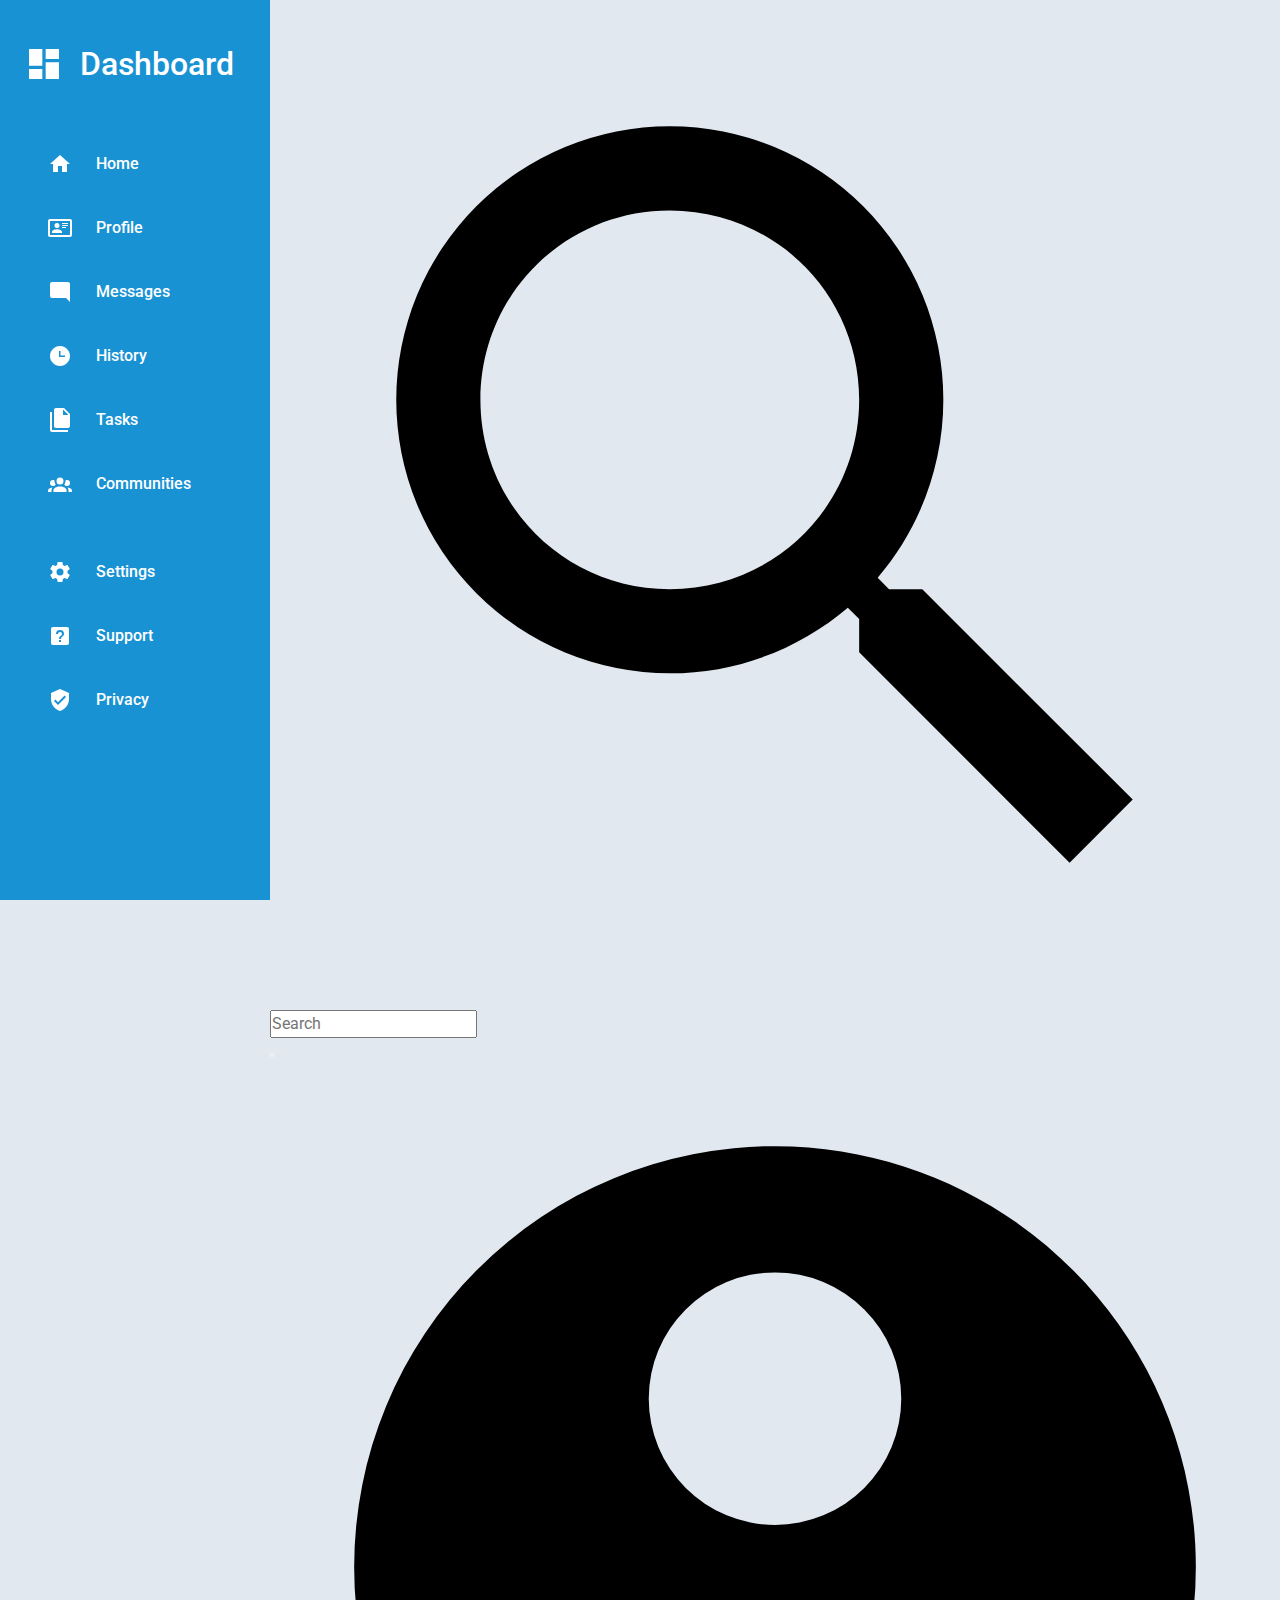
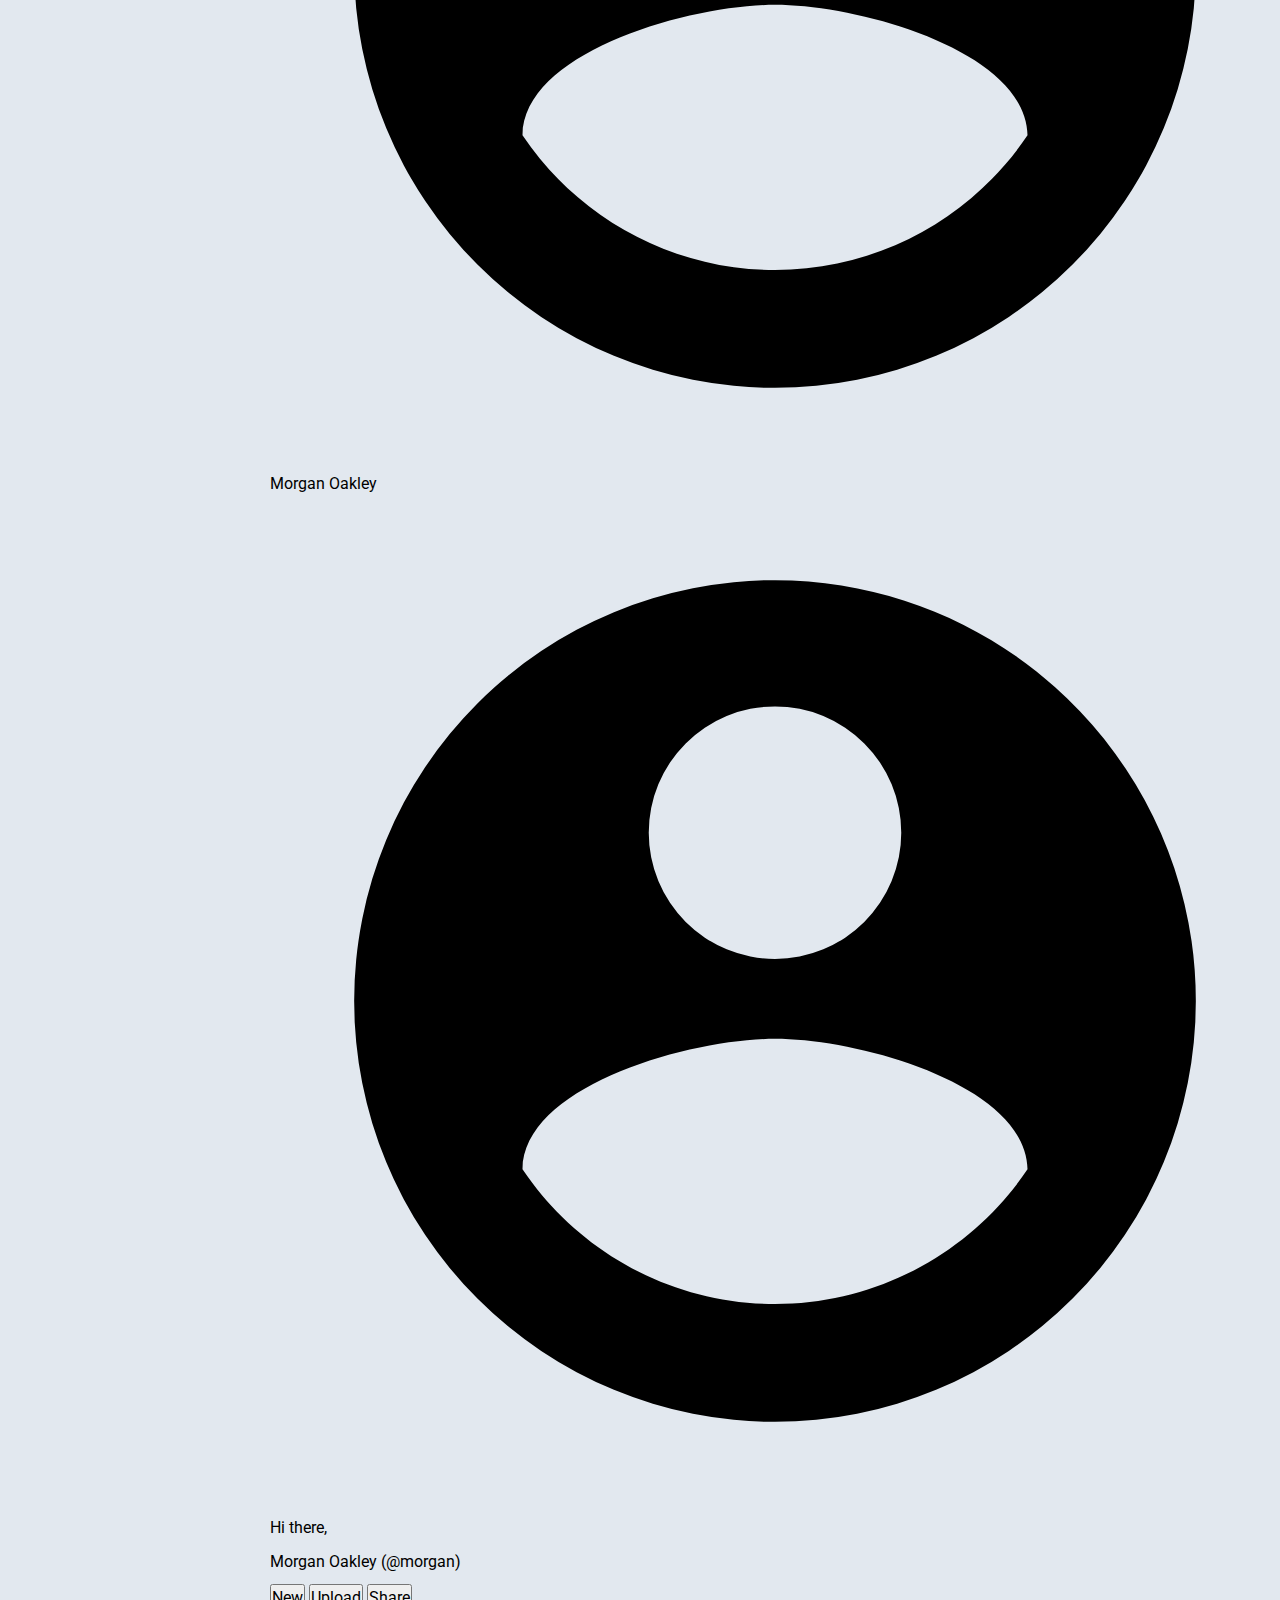
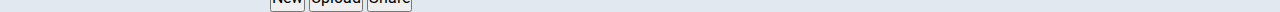
<file: index.html>
<!DOCTYPE html>
<html lang="en">
    <head>
        <meta charset="UTF-8" />
        <meta name="viewport" content="width=device-width, initial-scale=1.0" />
        <title>TOP | Admin Dashboard</title>

        <link rel="stylesheet" href="style.css" />
        <link rel="preconnect" href="https://fonts.googleapis.com" />
        <link rel="preconnect" href="https://fonts.gstatic.com" crossorigin />
        <link
            href="https://fonts.googleapis.com/css2?family=Roboto:ital,wght@0,100..900;1,100..900&display=swap"
            rel="stylesheet"
        />
    </head>
    <body>
        <!-- Sidebar Column -->
        <aside class="sidebar">
            <div class="sidebar-header">
                <img src="icons/dashboard.svg" class="nav-icon" alt="" />
                <h1>Dashboard</h1>
            </div>

            <nav class="sidebar-nav">
                <ol role="list">
                    <li>
                        <a href="#">
                            <img src="icons/home.svg" class="nav-icon" alt="" />
                            Home
                        </a>
                    </li>
                    <li>
                        <a href="#">
                            <img
                                src="icons/profile.svg"
                                class="nav-icon"
                                alt=""
                            />
                            Profile
                        </a>
                    </li>
                    <li>
                        <a href="#">
                            <img
                                src="icons/messages.svg"
                                class="nav-icon"
                                alt=""
                            />
                            Messages</a
                        >
                    </li>
                    <li>
                        <a href="#">
                            <img
                                src="icons/history.svg"
                                class="nav-icon"
                                alt=""
                            />
                            History</a
                        >
                    </li>
                    <li>
                        <a href="#">
                            <img
                                src="icons/tasks.svg"
                                class="nav-icon"
                                alt=""
                            />
                            Tasks</a
                        >
                    </li>
                    <li>
                        <a href="#">
                            <img
                                src="icons/communities.svg"
                                class="nav-icon"
                                alt=""
                            />
                            Communities</a
                        >
                    </li>
                </ol>
                <ol role="list">
                    <li>
                        <a href="#">
                            <img
                                src="icons/settings.svg"
                                class="nav-icon"
                                alt=""
                            />
                            Settings</a
                        >
                    </li>
                    <li>
                        <a href="#">
                            <img
                                src="icons/support.svg"
                                class="nav-icon"
                                alt=""
                            />
                            Support</a
                        >
                    </li>
                    <li>
                        <a href="#">
                            <img
                                src="icons/privacy.svg"
                                class="nav-icon"
                                alt=""
                            />
                            Privacy</a
                        >
                    </li>
                </ol>
            </nav>
        </aside>

        <!-- Main Content Column -->
        <main>
            <!-- Top Nav -->
            <header class="top-nav">
                <!-- Search -->
                <div class="search">
                    <img src="/icons//search.svg" class="search-icon" alt="" />
                    <input
                        type="search"
                        class="search-input"
                        placeholder="Search"
                    />
                </div>

                <!-- User -->
                <div class="user">
                    <button class="notifications-btn">
                        <img
                            src="icons/notifications.svg"
                            class="notifications-icon"
                            alt="notifications"
                        />
                    </button>
                    <div class="user-profile">
                        <img
                            src="icons/avatar.svg"
                            class="user-icon"
                            alt="user avatar"
                        />
                        <span class="user-name">Morgan Oakley</span>
                    </div>
                </div>
            </header>

            <!-- Top Welcome -->
            <section class="welcome-section">
                <div class="welcome">
                    <img src="icons/avatar.svg" class="welcome-icon" alt="" />
                    <div class="welcome-text">
                        <p>Hi there,</p>
                        <p>Morgan Oakley (@morgan)</p>
                    </div>
                </div>

                <div class="welcome-ctas">
                    <button>New</button>
                    <button>Upload</button>
                    <button>Share</button>
                </div>
            </section>
        </main>
    </body>
</html>
</file>
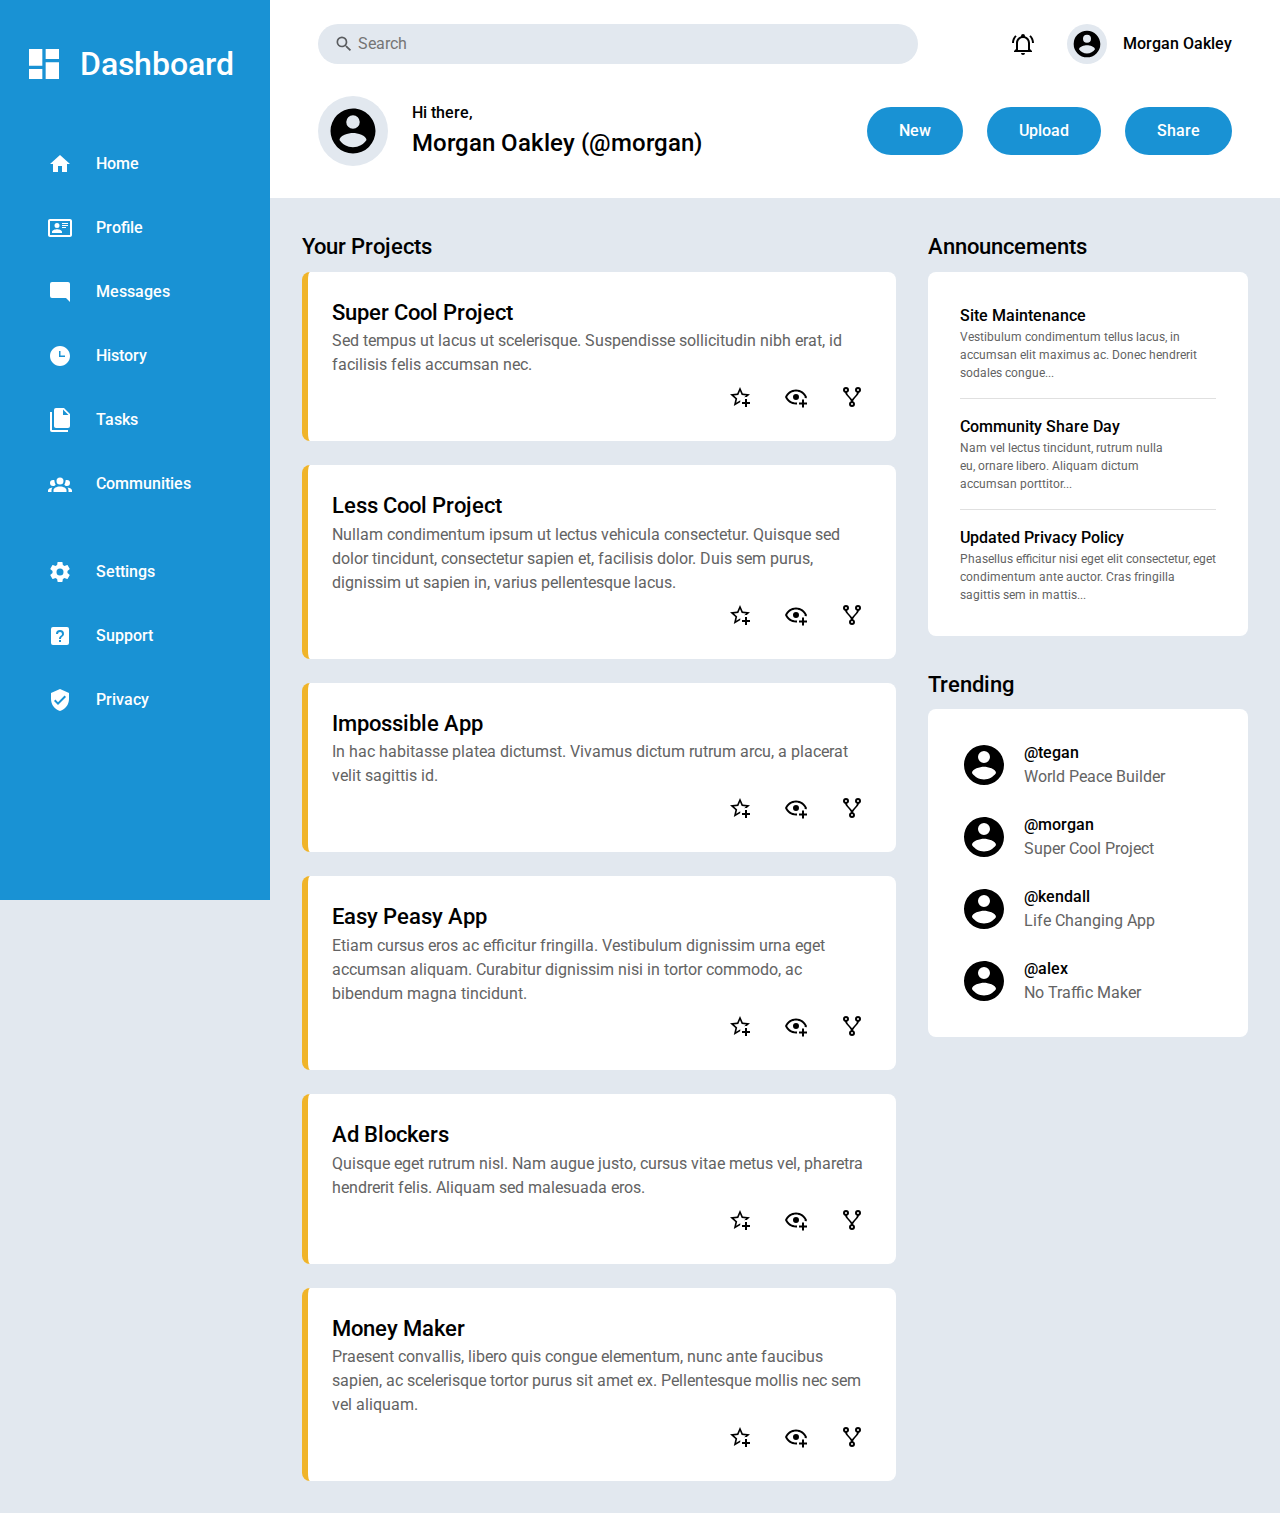
<file: admin-dashboard/index.html>
<!DOCTYPE html>
<html lang="en">
    <head>
        <meta charset="UTF-8" />
        <meta name="viewport" content="width=device-width, initial-scale=1.0" />
        <title>TOP | Admin Dashboard</title>

        <link rel="stylesheet" href="style.css" />
        <link rel="preconnect" href="https://fonts.googleapis.com" />
        <link rel="preconnect" href="https://fonts.gstatic.com" crossorigin />
        <link
            href="https://fonts.googleapis.com/css2?family=Roboto:ital,wght@0,100..900;1,100..900&display=swap"
            rel="stylesheet"
        />
    </head>
    <body>
        <!-- Sidebar Column -->
        <aside class="sidebar">
            <div class="sidebar-header">
                <img src="icons/dashboard.svg" class="nav-icon" alt="" />
                <h1>Dashboard</h1>
            </div>

            <nav class="sidebar-nav">
                <ol role="list">
                    <li>
                        <a href="#">
                            <img src="icons/home.svg" class="nav-icon" alt="" />
                            Home
                        </a>
                    </li>
                    <li>
                        <a href="#">
                            <img
                                src="icons/profile.svg"
                                class="nav-icon"
                                alt=""
                            />
                            Profile
                        </a>
                    </li>
                    <li>
                        <a href="#">
                            <img
                                src="icons/messages.svg"
                                class="nav-icon"
                                alt=""
                            />
                            Messages</a
                        >
                    </li>
                    <li>
                        <a href="#">
                            <img
                                src="icons/history.svg"
                                class="nav-icon"
                                alt=""
                            />
                            History</a
                        >
                    </li>
                    <li>
                        <a href="#">
                            <img
                                src="icons/tasks.svg"
                                class="nav-icon"
                                alt=""
                            />
                            Tasks</a
                        >
                    </li>
                    <li>
                        <a href="#">
                            <img
                                src="icons/communities.svg"
                                class="nav-icon"
                                alt=""
                            />
                            Communities</a
                        >
                    </li>
                </ol>
                <ol role="list">
                    <li>
                        <a href="#">
                            <img
                                src="icons/settings.svg"
                                class="nav-icon"
                                alt=""
                            />
                            Settings</a
                        >
                    </li>
                    <li>
                        <a href="#">
                            <img
                                src="icons/support.svg"
                                class="nav-icon"
                                alt=""
                            />
                            Support</a
                        >
                    </li>
                    <li>
                        <a href="#">
                            <img
                                src="icons/privacy.svg"
                                class="nav-icon"
                                alt=""
                            />
                            Privacy</a
                        >
                    </li>
                </ol>
            </nav>
        </aside>

        <!-- Main Content Column -->
        <main>
            <!-- Top Nav -->
            <header class="top-nav">
                <!-- Search -->
                <div class="search">
                    <img src="/icons//search.svg" class="search-icon" alt="" />
                    <input
                        type="search"
                        class="search-input"
                        placeholder="Search"
                    />
                </div>

                <!-- User -->
                <div class="user">
                    <button class="notifications-btn">
                        <img
                            src="icons/notifications.svg"
                            class="notifications-icon"
                            alt="notifications"
                        />
                    </button>
                    <div class="user-profile">
                        <img
                            src="icons/avatar.svg"
                            class="user-icon"
                            alt="user avatar"
                        />
                        <span class="user-name">Morgan Oakley</span>
                    </div>
                </div>
            </header>

            <!-- Top Welcome -->
            <section class="welcome-section">
                <div class="welcome">
                    <img src="icons/avatar.svg" class="welcome-icon" alt="" />
                    <div class="welcome-text">
                        <p>Hi there,</p>
                        <p>Morgan Oakley (@morgan)</p>
                    </div>
                </div>

                <div class="welcome-ctas">
                    <button>New</button>
                    <button>Upload</button>
                    <button>Share</button>
                </div>
            </section>

            <!-- Content Grid -->
            <div class="content-grid">
                <!-- Projects -->
                <section class="projects">
                    <h2 class="section-title">Your Projects</h2>
                    <div class="projects-grid">
                        <!-- Project Card 1 -->
                        <article class="project-card">
                            <div class="project-content">
                                <h3 class="project-title">
                                    Super Cool Project
                                </h3>
                                <p class="project-description">
                                    Sed tempus ut lacus ut scelerisque.
                                    Suspendisse sollicitudin nibh erat, id
                                    facilisis felis accumsan nec.
                                </p>
                            </div>
                            <div class="project-ctas">
                                <button class="icon-btn" aria-label="Favorite">
                                    <img
                                        src="icons/star.svg"
                                        alt="Favorite"
                                        class="cta-icon"
                                    />
                                </button>
                                <button class="icon-btn" aria-label="Watch">
                                    <img
                                        src="icons/eye.svg"
                                        alt="Watch"
                                        class="cta-icon"
                                    />
                                </button>
                                <button class="icon-btn" aria-label="Share">
                                    <img
                                        src="icons/share.svg"
                                        alt="Share"
                                        class="cta-icon"
                                    />
                                </button>
                            </div>
                        </article>
                        <!-- Project Card 2 -->
                        <article class="project-card">
                            <div class="project-content">
                                <h3 class="project-title">Less Cool Project</h3>
                                <p class="project-description">
                                    Nullam condimentum ipsum ut lectus vehicula
                                    consectetur. Quisque sed dolor tincidunt,
                                    consectetur sapien et, facilisis dolor. Duis
                                    sem purus, dignissim ut sapien in, varius
                                    pellentesque lacus.
                                </p>
                            </div>
                            <div class="project-ctas">
                                <button class="icon-btn" aria-label="Favorite">
                                    <img
                                        src="icons/star.svg"
                                        alt="Favorite"
                                        class="cta-icon"
                                    />
                                </button>
                                <button class="icon-btn" aria-label="Watch">
                                    <img
                                        src="icons/eye.svg"
                                        alt="Watch"
                                        class="cta-icon"
                                    />
                                </button>
                                <button class="icon-btn" aria-label="Share">
                                    <img
                                        src="icons/share.svg"
                                        alt="Share"
                                        class="cta-icon"
                                    />
                                </button>
                            </div>
                        </article>
                        <!-- Project Card 3 -->
                        <article class="project-card">
                            <div class="project-content">
                                <h3 class="project-title">Impossible App</h3>
                                <p class="project-description">
                                    In hac habitasse platea dictumst. Vivamus
                                    dictum rutrum arcu, a placerat velit
                                    sagittis id.
                                </p>
                            </div>
                            <div class="project-ctas">
                                <button class="icon-btn" aria-label="Favorite">
                                    <img
                                        src="icons/star.svg"
                                        alt="Favorite"
                                        class="cta-icon"
                                    />
                                </button>
                                <button class="icon-btn" aria-label="Watch">
                                    <img
                                        src="icons/eye.svg"
                                        alt="Watch"
                                        class="cta-icon"
                                    />
                                </button>
                                <button class="icon-btn" aria-label="Share">
                                    <img
                                        src="icons/share.svg"
                                        alt="Share"
                                        class="cta-icon"
                                    />
                                </button>
                            </div>
                        </article>
                        <!-- Project Card 4 -->
                        <article class="project-card">
                            <div class="project-content">
                                <h3 class="project-title">Easy Peasy App</h3>
                                <p class="project-description">
                                    Etiam cursus eros ac efficitur fringilla.
                                    Vestibulum dignissim urna eget accumsan
                                    aliquam. Curabitur dignissim nisi in tortor
                                    commodo, ac bibendum magna tincidunt.
                                </p>
                            </div>
                            <div class="project-ctas">
                                <button class="icon-btn" aria-label="Favorite">
                                    <img
                                        src="icons/star.svg"
                                        alt="Favorite"
                                        class="cta-icon"
                                    />
                                </button>
                                <button class="icon-btn" aria-label="Watch">
                                    <img
                                        src="icons/eye.svg"
                                        alt="Watch"
                                        class="cta-icon"
                                    />
                                </button>
                                <button class="icon-btn" aria-label="Share">
                                    <img
                                        src="icons/share.svg"
                                        alt="Share"
                                        class="cta-icon"
                                    />
                                </button>
                            </div>
                        </article>
                        <!-- Project Card 5 -->
                        <article class="project-card">
                            <div class="project-content">
                                <h3 class="project-title">Ad Blockers</h3>
                                <p class="project-description">
                                    Quisque eget rutrum nisl. Nam augue justo,
                                    cursus vitae metus vel, pharetra hendrerit
                                    felis. Aliquam sed malesuada eros.
                                </p>
                            </div>
                            <div class="project-ctas">
                                <button class="icon-btn" aria-label="Favorite">
                                    <img
                                        src="icons/star.svg"
                                        alt="Favorite"
                                        class="cta-icon"
                                    />
                                </button>
                                <button class="icon-btn" aria-label="Watch">
                                    <img
                                        src="icons/eye.svg"
                                        alt="Watch"
                                        class="cta-icon"
                                    />
                                </button>
                                <button class="icon-btn" aria-label="Share">
                                    <img
                                        src="icons/share.svg"
                                        alt="Share"
                                        class="cta-icon"
                                    />
                                </button>
                            </div>
                        </article>
                        <!-- Project Card 6 -->
                        <article class="project-card">
                            <div class="project-content">
                                <h3 class="project-title">Money Maker</h3>
                                <p class="project-description">
                                    Praesent convallis, libero quis congue
                                    elementum, nunc ante faucibus sapien, ac
                                    scelerisque tortor purus sit amet ex.
                                    Pellentesque mollis nec sem vel aliquam.
                                </p>
                            </div>
                            <div class="project-ctas">
                                <button class="icon-btn" aria-label="Favorite">
                                    <img
                                        src="icons/star.svg"
                                        alt="Favorite"
                                        class="cta-icon"
                                    />
                                </button>
                                <button class="icon-btn" aria-label="Watch">
                                    <img
                                        src="icons/eye.svg"
                                        alt="Watch"
                                        class="cta-icon"
                                    />
                                </button>
                                <button class="icon-btn" aria-label="Share">
                                    <img
                                        src="icons/share.svg"
                                        alt="Share"
                                        class="cta-icon"
                                    />
                                </button>
                            </div>
                        </article>
                    </div>
                </section>

                <!-- Sidebar Grid -->
                <aside class="content-sidebar">
                    <!-- Announcements -->
                    <section class="announcements">
                        <h2 class="section-title">Announcements</h2>
                        <!-- Announcement 1 -->
                        <div class="announcements-card">
                            <article class="announcements-item">
                                <h4>Site Maintenance</h4>
                                <p>
                                    Vestibulum condimentum tellus lacus, in
                                    accumsan elit maximus ac. Donec hendrerit
                                    sodales congue...
                                </p>
                            </article>

                            <div class="divider"></div>

                            <!-- Announcement 2 -->
                            <article class="announcements-item">
                                <h4>Community Share Day</h4>
                                <p>
                                    Nam vel lectus tincidunt, rutrum nulla eu,
                                    ornare libero. Aliquam dictum accumsan
                                    porttitor...
                                </p>
                            </article>

                            <div class="divider"></div>

                            <!-- Announcement 3 -->
                            <article class="announcements-item">
                                <h4>Updated Privacy Policy</h4>
                                <p>
                                    Phasellus efficitur nisi eget elit
                                    consectetur, eget condimentum ante auctor.
                                    Cras fringilla sagittis sem in mattis...
                                </p>
                            </article>
                        </div>
                    </section>

                    <!-- Trending -->
                    <section class="trending">
                        <h3 class="section-title">Trending</h3>
                        <div class="trending-card">
                            <article class="trending-item">
                                <img
                                    src="icons/avatar.svg"
                                    alt=""
                                    class="trending-avatar"
                                />
                                <div class="trending-info">
                                    <p class="trending-username">@tegan</p>
                                    <p class="trending-project">
                                        World Peace Builder
                                    </p>
                                </div>
                            </article>

                            <article class="trending-item">
                                <img
                                    src="icons/avatar.svg"
                                    alt=""
                                    class="trending-avatar"
                                />
                                <div class="trending-info">
                                    <p class="trending-username">@morgan</p>
                                    <p class="trending-project">
                                        Super Cool Project
                                    </p>
                                </div>
                            </article>

                            <article class="trending-item">
                                <img
                                    src="icons/avatar.svg"
                                    alt=""
                                    class="trending-avatar"
                                />
                                <div class="trending-info">
                                    <p class="trending-username">@kendall</p>
                                    <p class="trending-project">
                                        Life Changing App
                                    </p>
                                </div>
                            </article>

                            <article class="trending-item">
                                <img
                                    src="icons/avatar.svg"
                                    alt=""
                                    class="trending-avatar"
                                />
                                <div class="trending-info">
                                    <p class="trending-username">@alex</p>
                                    <p class="trending-project">
                                        No Traffic Maker
                                    </p>
                                </div>
                            </article>
                        </div>
                    </section>
                </aside>
            </div>
        </main>
    </body>
</html>
</file>
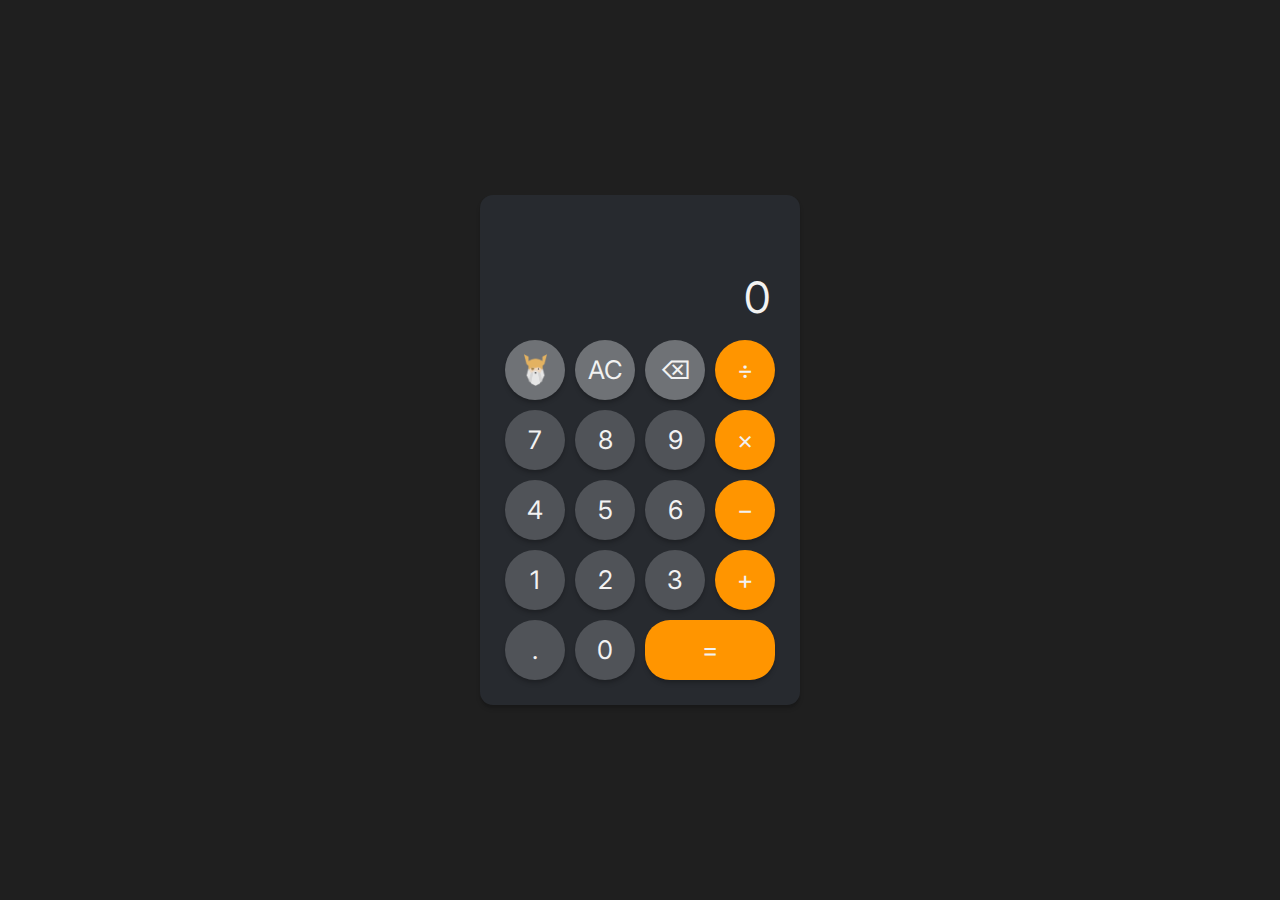
<file: calculator/index.html>
<!DOCTYPE html>
<html lang="en">
<head>
	<meta charset="UTF-8">
	<meta name="viewport" content="width=device-width, initial-scale=1.0">
	<title>Calculator | TOP</title>
	<link rel="stylesheet" href="./style.css">

	<!-- google fonts -->
	<link rel="preconnect" href="https://fonts.googleapis.com">
	<link rel="preconnect" href="https://fonts.gstatic.com" crossorigin>
	<link href="https://fonts.googleapis.com/css2?family=Inter:ital,opsz,wght@0,14..32,100..900;1,14..32,100..900&display=swap" rel="stylesheet">
</head>
<body>
	<div class="container">
		<div class="calculator">
			<div class="output">
				<p id="previousNumber"></p>
				<p id="currentNumber">0</p>
			</div>

			<div class="buttons">
				<button class="highlight" id="logo"><a href="https://www.theodinproject.com/lessons/foundations-calculator#project-solution" target="_blank" rel="noopener noreferrer"><img src="./assets/odin-logo.png" alt="The Odin Project logo"></a></button>
				<button class="clear highlight">AC</button>
				<button class="del highlight">⌫</button>
				<button class="operation">÷</button>

				<button class="number">7</button>
				<button class="number">8</button>
				<button class="number">9</button>
				<button class="operation">×</button>

				<button class="number">4</button>
				<button class="number">5</button>
				<button class="number">6</button>
				<button class="operation">−</button>

				<button class="number">1</button>
				<button class="number">2</button>
				<button class="number">3</button>
				<button class="operation">+</button>

				<button class="decimal">.</button>
				<button class="number">0</button>
				<button class="equals">=</button>
			</div>
		</div>
	</div>

	<script src="./script.js"></script>
</body>
</html>
</file>
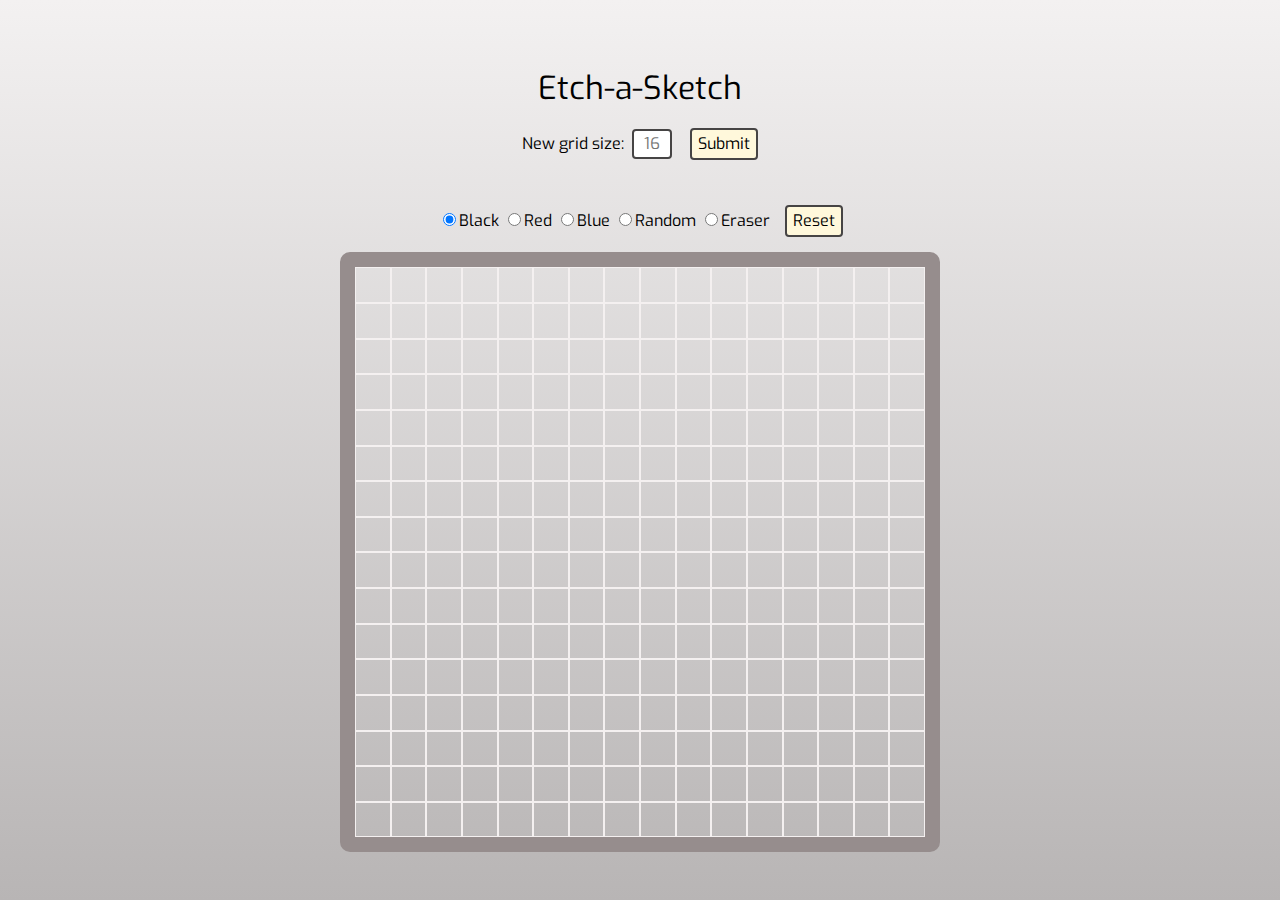
<file: etch-a-sketch/index.html>
<!DOCTYPE html>
<html lang="en">
<head>
	<meta charset="UTF-8">
	<meta name="viewport" content="width=device-width, initial-scale=1.0">
	<title>Etch-a-Sketch | TOP</title>
	<link rel="stylesheet" href="./style.css">
</head>
<body>
	<h1 id="header">Etch-a-Sketch</h1>

	<div id="size-form">
		<label for="size-input">New grid size:</label>
		<input type="text" name="size-input" id="size-input">
		<p id="copy-input"></p>
		<button id="size-submit">Submit</button>
		<p id="size-prompt"></p>
	</div>

	<div class="color-btns">
		<form class="color-btns-container">
			<label><input type="radio" name="pen" value="black-pen" id="black-pen" checked>Black</label>
			<label><input type="radio" name="pen" value="red-pen" id="red-pen">Red</label>
			<label><input type="radio" name="pen" value="blue-pen" id="blue-pen">Blue</label>
			<label><input type="radio" name="pen" value="random-pen" id="random-pen">Random</label>
			<label><input type="radio" name="pen" value="eraser-pen" id="eraser-pen">Eraser</label>
		</form>
		<button id="reset-btn">Reset</button>
	</div>

	<div class="canvas">
		<div class="container">
			
		</div>
	</div>

	<script src="./script.js"></script>
</body>
</html>
</file>
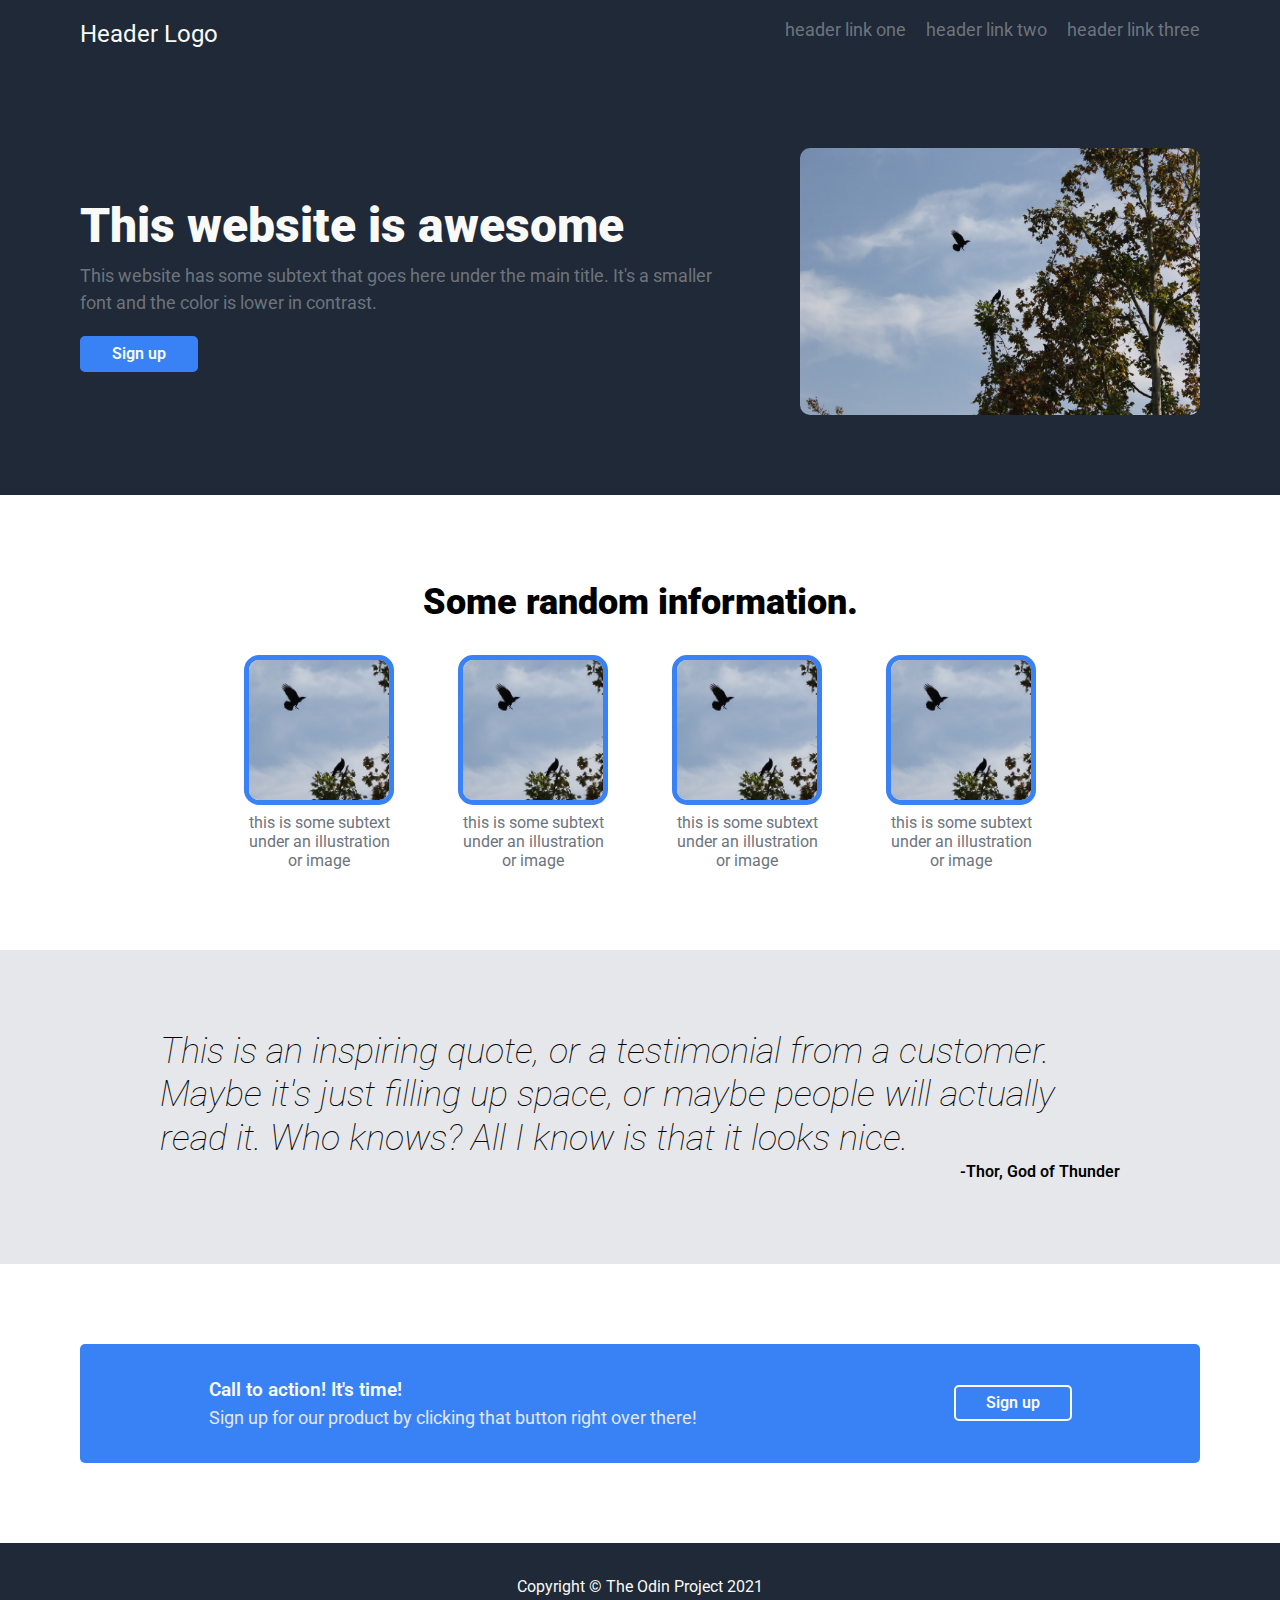
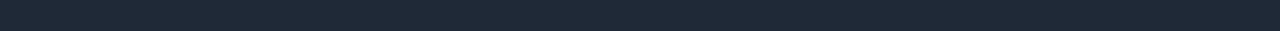
<file: landing-page/index.html>
<!DOCTYPE html>
<html lang="en">
<head>
	<meta charset="UTF-8">
	<meta name="viewport" content="width=device-width, initial-scale=1.0">
	<link rel="stylesheet" href="./styles.css">
	<title>Landing Page Project | T.O.P.</title>
	<link rel="icon" type="image/x-icon" href="./images/crows-icon.png">

	<!-- google fonts -->
	<link rel="preconnect" href="https://fonts.googleapis.com">
	<link rel="preconnect" href="https://fonts.gstatic.com" crossorigin>
	<link href="https://fonts.googleapis.com/css2?family=Roboto:ital,wght@0,100..900;1,100..900&display=swap" rel="stylesheet">
</head>
<body>
	<header>
		<nav class="primary-nav">
			<span class="header-logo">Header Logo</span>
			<ul>
				<li><a href="#">header link one</a></li>
				<li><a href="#">header link two</a></li>
				<li><a href="#">header link three</a></li>
			</ul>
		</nav>
		<section id="hero">
			<div>
				<h1>This website is awesome</h1>
				<p>This website has some subtext that goes here under the main title. It's a smaller font and the color is lower in contrast.</p>
				<button class="cta-btn">Sign up</button>
			</div>
			<img src="./images/crows-large.jpeg" alt="A crow flying towards another crow resting on a tree branch">
		</section>
	</header>

	<main>
		<section class="random-info">
			<h2>Some random information.</h2>
			<div class="random-cards">
				<article>
					<img src="./images/crows-small.jpeg" alt="">
					<p>this is some subtext under an illustration or image</p>
				</article>
				<article>
					<img src="./images/crows-small.jpeg" alt="">
					<p>this is some subtext under an illustration or image</p>
				</article>
				<article>
					<img src="./images/crows-small.jpeg" alt="">
					<p>this is some subtext under an illustration or image</p>
				</article>
				<article>
					<img src="./images/crows-small.jpeg" alt="">
					<p>this is some subtext under an illustration or image</p>
				</article>
			</div>
		</section>

		<section class="home-quote">
			<blockquote>This is an inspiring quote, or a testimonial from a customer. Maybe it's just filling up space, or maybe people will actually read it. Who knows? All I know is that it looks nice.</blockquote>
			<p>-Thor, God of Thunder</p>
		</section>

		<section class="cta">
			<div class="cta-container">
				<div>
					<h3>Call to action! It's time!</h3>
					<p>Sign up for our product by clicking that button right over there!</p>
				</div>
				<button class="cta-btn">Sign up</button>
			</div>
		</section>
	</main>

	<footer>
		<p>Copyright © The Odin Project 2021</p>
	</footer>
</body>
</html>
</file>
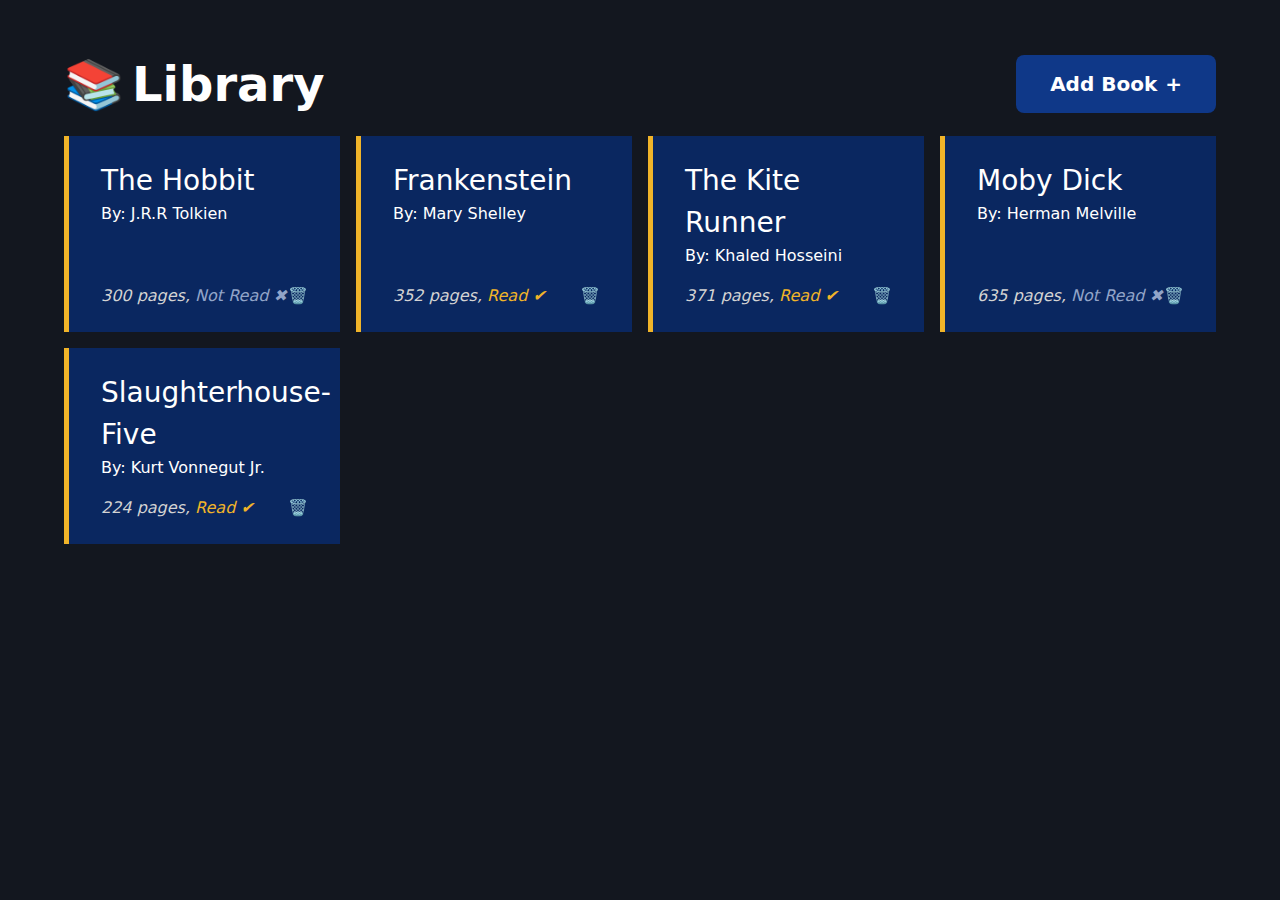
<file: library/index.html>
<!DOCTYPE html>
<html lang="en">
    <head>
        <meta charset="UTF-8" />
        <meta name="viewport" content="width=device-width, initial-scale=1.0" />
        <title>TOP | Library Project</title>
        <link rel="stylesheet" href="style.css" />
    </head>
    <body class="container">
        <header>
            <h1>Library</h1>

            <!-- Add a book to Library -->
            <button class="show-dialog-btn">Add Book</button>
            <dialog class="book-dialog">
                <form method="dialog">
                    <h2>Add book to library</h2>
                    <label for="title">Title</label>
                    <input
                        type="text"
                        id="title"
                        name="title"
                        placeholder="Frankenstein"
                        required
                    />

                    <label for="author">Author</label>
                    <input
                        type="text"
                        id="author"
                        name="author"
                        placeholder="Mary Shelley"
                        required
                    />

                    <label for="pages">Number of Pages</label>
                    <input
                        type="number"
                        id="pages"
                        name="pages"
                        placeholder="352"
                        required
                    />

                    <label for="haveRead">Have you read this book?</label>
                    <input type="checkbox" id="haveRead" name="haveRead" />

                    <div class="form-btns">
                        <button type="submit" class="add-btn">Add</button>
                        <button type="button" class="cancel-btn">Cancel</button>
                    </div>
                </form>
            </dialog>
        </header>
        <main>
            <div class="library-grid">
                <p class="no-books-msg">( ´_ゝ`) : We ran out of books...</p>
            </div>
        </main>

        <script src="index.js"></script>
    </body>
</html>
</file>
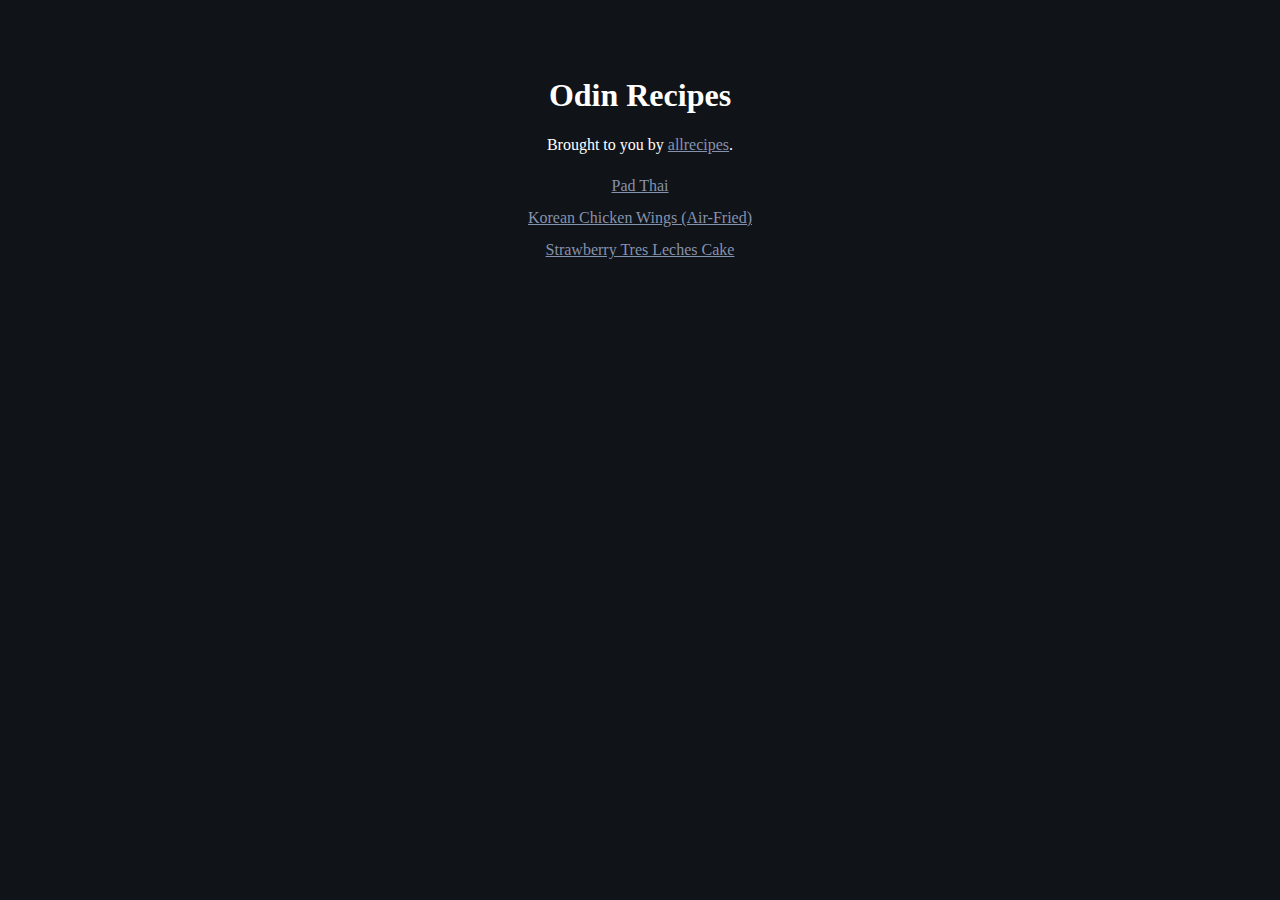
<file: recipes/index.html>
<!DOCTYPE html>
<html lang="en">
<head>
	<meta charset="UTF-8">
	<meta name="viewport" content="width=device-width, initial-scale=1.0">
	<link rel="stylesheet" href="./styles.css">
	<title>HTML Project | Odin Recipes</title>
</head>
<body id="landing-page">
	<h1>Odin Recipes</h1>
	<p>Brought to you by <a href="https://www.allrecipes.com/">allrecipes</a>.</p>
	<ul class="recipes">
		<li><a href="./recipes/pad-thai.html">Pad Thai</a></li>
		<li><a href="./recipes/korean-wings.html">Korean Chicken Wings (Air-Fried)</a></li>
		<li><a href="./recipes/strawberry-cake.html">Strawberry Tres Leches Cake</a></li>
	</ul>
</body>
</html>
</file>
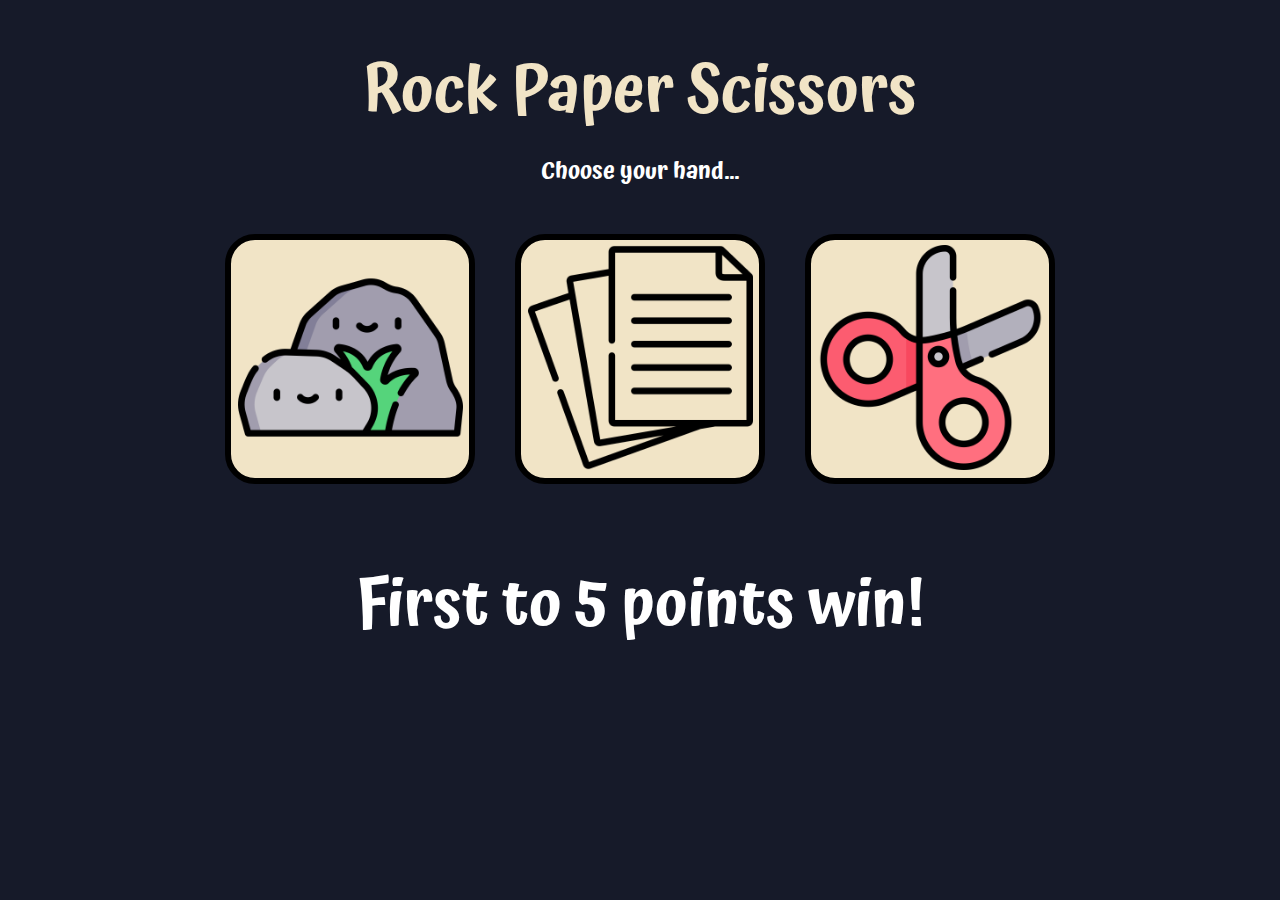
<file: rock-paper-scissors/index.html>
<!DOCTYPE html>
<html lang="en">
<head>
	<meta charset="UTF-8">
	<meta name="viewport" content="width=device-width, initial-scale=1.0">
	<link rel="stylesheet" href="./style.css">
	<link rel="icon" href="./images/rps-icon.png" type="image/png">
	<title>Rock Paper Scissors | T.O.P.</title>

	<!-- Google Fonts -->
	 <link rel="preconnect" href="https://fonts.googleapis.com">
	<link rel="preconnect" href="https://fonts.gstatic.com" crossorigin>
	<link href="https://fonts.googleapis.com/css2?family=Atma:wght@300;400;500;600;700&display=swap" rel="stylesheet">
</head>
<body>
	<div class="container">
		<section class="heading">
			<h1>Rock Paper Scissors</h1>
			<h2>Choose your hand...</h2>
		</section>
	
		<section class="player-options">
			<button id="Rock"><img src="./images/rocks.png" alt="Rock"></button>
			<button id="Paper"><img src="./images/paper.png" alt="Paper"></button>
			<button id="Scissors"><img src="./images/scissors.png" alt="Scissors"></button>
		</section>
	
		<section class="scoring">
			<p class="result-msg"></p>
			<p class="your-score"></p>
			<p class="opponent-score"></p>
		</section>
		
		<p class="instructions">First to 5 points win!</p>
	</div>

	<div class="end-game-banner hidden">
		<h2 class="final-msg"></h2>
		<button class="reset-btn">Play again?</button>
	</div>

	<script src="./script.js"></script>
</body>
</html>
</file>
<file: calculator/style.css>
:root {
    --bg-dark: hsl(30 0% 12%);
    --bg: hsl(221 9% 17%);
    --bg-light: hsl(221 5% 33%);
    --text: hsl(0 0% 95%);
    --highlight: hsl(218 3% 45%);
    --accent: hsl(35 100% 50%);
    --shadow: 0px 2px 2px hsla(0, 0%, 0%, 0.07),
        0px 4px 4px hsla(0, 0%, 0%, 0.15);
}

*,
*::before,
*::after {
    box-sizing: border-box;
}

body,
p {
    margin: 0;
    padding: 0;
    font-weight: 400;
}

img {
    max-width: 100%;
    display: block;
}

button {
    width: 60px;
    aspect-ratio: 1;
    border: none;
    border-radius: 50%;
    font: inherit;
    color: inherit;
    background-color: var(--bg-light);
    box-shadow: var(--shadow);
}

button:hover {
    filter: brightness(110%);
    cursor: pointer;
}

body {
    max-width: 500px;
    margin: 0 auto;
    position: relative;
    min-height: 100vh;
    line-height: 1.5;
    text-align: center;
    font-size: 1.6rem;
    font-family: "Inter", sans-serif;
    background-color: var(--bg-dark);
    color: var(--text);
}

.container {
    position: absolute;
    top: 50%;
    left: 50%;
    transform: translate(-50%, -50%);
    border-radius: 13px;
    background-color: var(--bg);
    box-shadow: var(--shadow);
}

.buttons {
    display: grid;
    grid-template-columns: repeat(4, 1fr);
    gap: 10px;
    margin: 10px 25px 25px;
}

.equals {
    grid-column: span 2;
    width: 100%;
    aspect-ratio: auto;
    border-radius: 25px;
}

.operation,
.equals {
    background-color: var(--accent);
}

.highlight {
    background-color: var(--highlight);
}

.output {
    margin: 70px 30px 0;
    text-align: right;
    position: relative;
}

#currentNumber {
    font-size: 2.7rem;
    height: 65px;
}

#previousNumber {
    position: absolute;
    top: -30px;
    right: 0;
    font-size: 1.4rem;
    color: var(--highlight);
}

#logo {
    display: flex;
    justify-content: center;
    align-items: center;
}

#logo img {
    width: 23px;
}
</file>
<file: etch-a-sketch/style.css>
@import url("https://fonts.googleapis.com/css2?family=Exo:wght@900&display=swap");

:root {
    --clr-btn: hsl(48, 100%, 93%);
    --clr-prompt: hsl(35, 83%, 50%);
    --clr-input-border: hsl(0, 1%, 27%);
    --clr-grid-border: hsl(0, 4%, 57%);
    --clr-box-border: hsl(0, 14%, 95%);
}

*,
*::before,
*::after {
    box-sizing: border-box;
}

html,
body {
    min-height: 100vh;
    line-height: 1.5;
    font-family: Exo, sans-serif;
    background: linear-gradient(#f3f1f1, #b8b5b5);
}

html,
body,
h1,
p {
    margin: 0;
    padding: 0;
    font-weight: 400;
}

button {
    padding: 2px 6px;
    border: 2px solid var(--clr-input-border);
    border-radius: 4px;
    font: inherit;
    background-color: var(--clr-btn);
}

button:hover {
    cursor: pointer;
    filter: brightness(110%);
}

#header {
    text-align: center;
    padding-top: 2em;
}

#size-form {
    position: relative;
    display: flex;
    align-items: center;
    justify-content: center;
    padding-block: 1em 1.9em;
}

#size-input {
    width: 40px;
    margin-inline: 8px;
    text-align: center;
    border: 2px solid var(--clr-input-border);
    border-radius: 4px;
    font: inherit;
}

#copy-input {
    margin-right: 10px;
}

#size-prompt {
    position: absolute;
    bottom: 0;
    font-size: 0.9rem;
    color: var(--clr-prompt);
}

.color-btns {
    display: flex;
    align-items: center;
    justify-content: center;
    gap: 15px;
    margin-block: 15px;
}

.canvas {
    display: flex;
    align-items: center;
    justify-content: center;
}

.container {
    height: 600px;
    width: 600px;
    display: flex;
    flex-direction: column;
    border: 15px solid var(--clr-grid-border);
    border-radius: 10px;
}

.row {
    display: flex;
    flex: 1;
}

.column {
    border: 1px solid var(--clr-box-border);
    flex: 1;
}
</file>
<file: landing-page/styles.css>
/* ------------------- */
/* Custom properties   */
/* ------------------- */

:root {
	--clr-dark: #1F2937;
	--clr-light: #F9FAF8;
	--clr-gray: #6D747D;
	--clr-light-gray: #E5E7EB;
	--clr-accent: #3882F6;

	--ff-primary: 'Roboto', sans-serif;

	--fs-400: 18px;
	--fs-500: 24px;
	--fs-800: 36px;
	--fs-900: 48px;
}


/* ------------------- */
/* Reset               */
/* ------------------- */

/* box sizing */
*,
*::before,
*::after {
    box-sizing: border-box;
}

/* reset margins */
body,
h1,
h2,
h3,
p,
figure,
picture,
blockquote {
    margin: 0; 
}

/* remove default bold styling */
h1,
h2,
h3,
p {
    font-weight: 400;
}

/* remove default ul styling */
ul {
	list-style: none;
	padding: 0;
	margin: 0;
}

/* set up the body */
body {
	line-height: 1.5;
	font-family: var(--ff-primary);
    display: flex;
	flex-direction: column;
}

/* make images easier to work with */
img {
    max-width: 100%;
    display: block;
}

/* make form elements easier to work with */
input,
button,
textarea,
select {
    font: inherit;
}

/* ------------------- */
/* Components          */
/* ------------------- */

.cta-btn {
	padding: 4px 30px;
	font-weight: 600;
	border: 2px solid var(--clr-light);
	border-radius: 5px;
}

/* header */

header {
	color: var(--clr-light);
	background-color: var(--clr-dark);
}

/* hero section */

#hero {
	display: flex;
	align-items: center;
	gap: 5em;
	margin: 5em;
}

#hero h1 {
	font-weight: 900;
	font-size: var(--fs-900);
}

#hero img {
	width: 400px;
	border-radius: 10px;
}

#hero p {
	font-size: var(--fs-400);
	color: var(--clr-gray);
}

#hero .cta-btn {
	margin-top: 20px;
	border-color: var(--clr-accent);
	color: var(--clr-light);
	background-color: var(--clr-accent);
}

#hero .cta-btn:hover {
	cursor: pointer;
	color: var(--clr-accent);
	border-color: var(--clr-light);
	background-color: var(--clr-light);
}

/* primary navigation */

.primary-nav {
	display: flex;
	justify-content: space-between;
	padding-block: 1em;
	margin-inline: 5em;
}

.primary-nav ul {
	display: flex;
	gap: 20px;
}

.primary-nav a {
	text-decoration: none;
	font-size: var(--fs-400);
	color: var(--clr-gray);
}

.primary-nav a:hover {
	cursor: pointer;
	color: var(--clr-light);
}

.header-logo {
	font-size: var(--fs-500);
}

/* random information section */

.random-info {
	text-align: center;
	margin-block: 5em;
}

.random-info h2 {
	margin-bottom: .5em;
	font-weight: 900;
	font-size: var(--fs-800);
}

.random-cards {
	display: flex;
	justify-content: center;
	gap: 4em;
}

.random-cards article {
	width: 150px;
	color: var(--clr-gray);
	line-height: 1.2;
}

.random-cards img {
	margin-block: 8px;
	border: 5px solid var(--clr-accent);
	border-radius: 15px;
}

/* quote section */

.home-quote {
	display: flex;
	flex-direction: column;
	padding: 5em 10em;
	background-color: var(--clr-light-gray)
}

.home-quote blockquote {
	line-height: 1.2;
	font-style: italic;
	font-weight: lighter;
	font-size: var(--fs-800);
}

.home-quote p {
	align-self: flex-end;
	font-weight: 600;
}

/* cta */

.cta {
	margin: 5em;
}

.cta-container {
	display: flex;
	align-items: center;
	justify-content: space-around;
	padding-block: 2em;
	border-radius: 5px;
	color: var(--clr-light);
	background-color: var(--clr-accent);
}

.cta-container h3 {
	font-weight: 600;
}

.cta-container p { 
	font-size: var(--fs-400);
	color: var(--clr-light-gray);
}

.cta .cta-btn {
	color: var(--clr-light);
	background-color: var(--clr-accent);
}

.cta .cta-btn:hover {
	cursor: pointer;
	color: var(--clr-accent);
	background-color: var(--clr-light);
}

/* footer */

footer {
	text-align: center;
	padding-block: 2em;
	color: var(--clr-light);
	background-color: var(--clr-dark);
}
</file>
<file: recipes/styles.css>
:root {
	--clr-black: hsl(221deg 20% 8%);
	--clr-white: hsl(221deg 20% 100%);
	--clr-accent: hsl(221deg 20% 60%);
}

body {
	padding: 3em;
	background-color: var(--clr-black);
	color: var(--clr-white);
}

figure {
	margin: 3em 0;
}

figcaption {
	font-size: .85rem;
	width: 60ch;
}

ol li {
	margin-block: .75em;
}

a {
	color: var(--clr-accent);
}

a:hover {
	cursor: pointer;
	color: var(--clr-white);
}

#landing-page {
	text-align: center;
}

.recipes li {
	list-style: none;
	line-height: 2;
}

ul.recipes {
	padding-left: 0;
}
</file>
<file: rock-paper-scissors/style.css>
/* ------------------- */
/* Custom properties   */
/* ------------------- */

:root {
    --clr-accent: #f1e4c6;
    --clr-dark: #161a29;
    --clr-yellow: #feb409;
    --clr-defeat: rgba(118, 35, 35, 0.95);
    --clr-victory: rgba(35, 118, 77, 0.95);
}

/* ------------------- */
/* Reset               */
/* ------------------- */

/* box sizing */
*,
*::before,
*::after {
    box-sizing: border-box;
}

/* reset margins */
body,
h1,
h2,
p {
    margin: 0;
}

/* change default bold styling */
h1,
h2,
p {
    font-weight: 600;
}

/* set up the body */
body {
    line-height: 1.5;
    min-height: 100vh;
    font-family: "Atma", sans-serif;
    color: #fff;
    background-color: var(--clr-dark);
    position: relative;
}

/* ------------------- */
/* Components          */
/* ------------------- */

.dim {
    opacity: 0.4;
    pointer-events: none;
}

/* heading */

h1 {
    font-size: 4rem;
    color: var(--clr-accent);
}

h2 {
    font-size: 1.5rem;
}

.heading {
    display: flex;
    flex-direction: column;
    align-items: center;
    gap: 12px;
    padding-block: 70px;
}

/* player options */

.player-options {
    display: flex;
    justify-content: center;
    gap: 70px;
    margin-inline: 1em;
}

.player-options button {
    width: 400px;
    height: 400px;
    border: 10px solid #000;
    border-radius: 30px;
    background-color: var(--clr-accent);
    transition: all ease-in 100ms;
}

.player-options button:hover {
    cursor: pointer;
    box-shadow: 0 0 15px var(--clr-accent);
    transform: scale(105%);
}

.player-options button img {
    width: 350px;
    height: 350px;
}

/* score */

.scoring {
    display: flex;
    align-items: center;
    flex-direction: column;
    margin-block: 60px;
}

.result-msg {
    font-size: 2.25rem;
    margin-bottom: 35px;
}

.your-score,
.opponent-score {
    font-size: 2rem;
}

/* end screen */

.end-game-banner {
    padding: 150px 180px 60px;
    position: absolute;
    top: 50%;
    left: 50%;
    transform: translate(-50%, -50%);
    display: flex;
    flex-direction: column;
    align-items: center;
    justify-content: center;
    gap: 45px;
    border-radius: 50px;
}

.end-game-banner.hidden {
    display: none;
}

.end-game-banner.victory {
    background-color: var(--clr-victory);
}

.end-game-banner.defeat {
    background-color: var(--clr-defeat);
}

.end-game-banner .final-msg {
    text-align: center;
    font-size: 4rem;
    color: var(--clr-yellow);
}

.end-game-banner .reset-btn {
    padding: 28px 52px;
    font-size: 2.25rem;
    font-family: inherit;
    font-weight: 600;
    border: none;
    border-radius: 15px;
    color: var(--clr-dark);
    transition: all ease-in 100ms;
}

.end-game-banner .reset-btn:hover {
    cursor: pointer;
    box-shadow: 0 0 10px #fff;
    transform: scale(105%);
}

/* instructions */

.instructions {
    text-align: center;
    font-size: 4rem;
}

.instructions.hidden {
    display: none;
}

/* ------------------- */
/* Media Queries       */
/* ------------------- */

/* tablet */
@media (max-width: 1360px) {
    .heading {
        padding-block: 45px;
    }

    .end-game-banner {
        padding: 110px 170px 40px;
    }

    .player-options {
        flex-wrap: wrap;
        gap: 40px;
    }

    .scoring {
        margin-block: 20px;
    }

    .player-options button {
        width: 250px;
        height: 250px;
        border-width: 6px;
    }

    .player-options button img {
        width: 225px;
        height: 225px;
    }

    .end-game-banner .reset-btn {
        padding: 10px 130px;
    }
}

/* mobile */
@media (max-width: 724px) {
    h1 {
        font-size: 2rem;
    }

    h2 {
        font-size: 1.25rem;
    }

    .heading {
        padding-block: 30px;
    }

    .player-options {
        flex-direction: column;
        align-items: center;
    }

    .player-options button {
        width: 100px;
        height: 100px;
        border-width: 2px;
    }

    .player-options button img {
        width: 85px;
        height: 85px;
    }

    .scoring {
        margin-block: 10px;
    }

    .instructions {
        font-size: 2rem;
    }

    .result-msg {
        font-size: 1.25rem;
    }

    .your-score,
    .opponent-score {
        font-size: 1rem;
    }

    .end-game-banner {
        padding: 40px 100px 25px;
    }

    .end-game-banner .final-msg {
        font-size: 2rem;
    }

    .end-game-banner .reset-btn {
        font-size: 1.5rem;
        padding: 10px 40px;
    }
}
</file>
<file: style.css>
/* ------------------- */
/* Reset               */
/* ------------------- */

/* Box sizing */
*,
*::before,
*::after {
    box-sizing: border-box;
}

/* Reset default spacing and inheritance */
* {
    margin: 0;
    padding: 0;
    font: inherit;
    color: inherit;
}

/* Remove list styles */
ul[role="list"],
ol[role="list"] {
    list-style: none;
}

/* Alter media defaults */
img,
picture,
svg,
video,
canvas {
    display: block;
    max-width: 100%;
    height: auto; /* Add width/height to HTML tag */
}

html {
    font-size: 100%;
    -webkit-text-size-adjust: 100%;
}

body {
    min-height: 100svh;
    line-height: 1.5;
    font-family: "Roboto", sans-serif;
    color: #000;
    background-color: #e2e8ef;

    display: grid;
    grid-template-columns: 270px 1fr;
}

/* -------------------------- */
/* Typography and Utilities   */
/* ---------------------------*/

h1,
h2,
h3,
h4,
h5,
h6 {
    overflow-wrap: break-word;
    text-wrap: balance;
}

p {
    overflow-wrap: break-word;
    max-width: 66ch;
    text-wrap: pretty;
    margin-block: 10px;
}

.flow > *:where(:not(:first-child)) {
    margin-top: var(--flow-space, 2rem);
}

/* ------------------- */
/* Components          */
/* ------------------- */

/* Icons */

.nav-icon {
    display: inline;
    width: 24px;
    height: 24px;
    filter: invert(1);
}

.sidebar-header .nav-icon {
    width: 40px;
    height: 40px;
}

/* Sidebar */

.sidebar {
    display: flex;
    flex-direction: column;
    height: 100vh;
    padding: 1.5rem;
    color: white;
    background-color: #1992d4;
}

.sidebar-header {
    display: flex;
    align-items: center;
    gap: 1rem;
    padding: 1rem 0;
    margin-bottom: 2rem;
    font-weight: 500;
    font-size: 2rem;
}

.sidebar-nav > ol {
    display: flex;
    flex-direction: column;
    gap: 0.5rem;
    margin-bottom: 2rem;
}

.sidebar-nav > ol > li a {
    display: flex;
    align-items: center;
    gap: 1.5rem;
    padding: 1rem 1.5rem;
    font-weight: 500;
}

.sidebar a {
    text-decoration: none;
}

/* ----------------------------- */
/* Layout                        */
/* ----------------------------- */
</file>
<file: admin-dashboard/style.css>
/* ------------------- */
/* Reset               */
/* ------------------- */

/* Box sizing */
*,
*::before,
*::after {
    box-sizing: border-box;
}

/* Reset default spacing and inheritance */
* {
    margin: 0;
    padding: 0;
    font: inherit;
    color: inherit;
}

/* Remove list styles */
ul[role="list"],
ol[role="list"] {
    list-style: none;
}

/* Alter media defaults */
img,
picture,
svg,
video,
canvas {
    display: block;
    max-width: 100%;
    height: auto; /* Add width/height to HTML tag */
}

html {
    font-size: 100%;
    -webkit-text-size-adjust: 100%;
}

body {
    min-height: 100svh;
    line-height: 1.5;
    font-family: "Roboto", sans-serif;
    color: #000;
    background-color: #e2e8ef;

    display: grid;
    grid-template-columns: 270px 1fr;
}

main {
    display: flex;
    flex-direction: column;
}

/* -------------------------- */
/* Typography and Utilities   */
/* ---------------------------*/

h1,
h2,
h3,
h4,
h5,
h6 {
    overflow-wrap: break-word;
    text-wrap: balance;
}

p {
    overflow-wrap: break-word;
    max-width: 66ch;
    text-wrap: pretty;
    margin-block: 10px;
}

/* ------------------- */
/* Components          */
/* ------------------- */

/* Icons */

.nav-icon {
    display: inline;
    width: 24px;
    height: 24px;
    filter: invert(1);
}

.sidebar-header .nav-icon {
    width: 40px;
    height: 40px;
}

.search-icon {
    position: absolute;
    left: 1rem;
    top: 50%;
    transform: translateY(-50%);
    width: 20px;
    height: 20px;
    opacity: 0.6;
}

.notifications-icon,
.cta-icon {
    width: 24px;
    height: 24px;
}

.user-icon {
    width: 40px;
    height: 40px;
    border-radius: 50%;
    background-color: #e2e8ef;
    padding: 4px;
}

.welcome-icon {
    width: 70px;
    height: 70px;
    border-radius: 50%;
    background-color: #e2e8ef;
    padding: 8px;
}

.trending-avatar {
    width: 48px;
    height: 48px;
    border-radius: 50%;
    flex-shrink: 0;
}

.icon-btn {
    display: flex;
    align-items: center;
    padding: 0.5rem;
    border: none;
    background: none;
    cursor: pointer;
}

/* Sidebar */

.sidebar {
    display: flex;
    flex-direction: column;
    height: 100vh;
    padding: 1.5rem;
    color: white;
    background-color: #1992d4;
}

.sidebar-header {
    display: flex;
    align-items: center;
    gap: 1rem;
    padding: 1rem 0;
    margin-bottom: 2rem;
    font-weight: 500;
    font-size: 2rem;
}

.sidebar-nav > ol {
    display: flex;
    flex-direction: column;
    gap: 0.5rem;
    margin-bottom: 2rem;
}

.sidebar-nav > ol > li a {
    display: flex;
    align-items: center;
    gap: 1.5rem;
    padding: 1rem 1.5rem;
    font-weight: 500;
}

.sidebar a {
    text-decoration: none;
}

/* Search + User Section */

.top-nav {
    display: flex;
    justify-content: space-between;
    align-items: center;
    gap: 1.5rem;
    padding: 1.5rem 3rem;
    background-color: #fff;
}

.search {
    position: relative;
    flex: 1;
    max-width: 600px;
}

.search-input {
    width: 100%;
    padding: 0.5rem 0.5rem 0.5rem 2.5rem;
    border: none;
    border-radius: 25px;
    background-color: #e2e8ef;
}

.notifications-btn {
    display: flex;
    align-items: center;
    background: none;
    border: none;
    padding: 0.5rem;
    cursor: pointer;
}

.user {
    display: flex;
    align-items: center;
    gap: 1.5rem;
}

.user-profile {
    display: flex;
    align-items: center;
    gap: 1rem;
}

.user-name {
    font-weight: 500;
}

/* Welcome Section */

.welcome-section {
    display: flex;
    justify-content: space-between;
    align-items: center;
    gap: 1.5rem;
    padding: 0.5rem 3rem 2rem;
    background-color: #fff;
}

.welcome {
    display: flex;
    align-items: center;
    gap: 1.5rem;
}

.welcome-text p {
    margin: 0;
    font-weight: 500;
}

.welcome-text p:last-child {
    font-size: 1.5rem;
}

.welcome-ctas {
    display: flex;
    gap: 1.5rem;
}

.welcome-ctas button {
    padding: 0.75rem 2rem;
    border: none;
    border-radius: 24px;
    font-weight: 500;
    color: #fff;
    background-color: #1992d4;
    cursor: pointer;
}

/* Main Content */

.content-grid {
    display: grid;
    grid-template-columns: 1fr 320px;
    gap: 2rem;
    padding: 2rem;
}

.content-sidebar {
	display: flex;
	flex-direction: column;
	gap: 2rem;
}

.section-title {
	font-size: 1.4rem;
	font-weight: 500;
	margin-bottom: 0.5rem;
}

/* Projects */

.projects-grid {
	display: grid;
	grid-template-columns: repeat(auto-fit, minmax(335px, 1fr));
	gap: 1.5rem;
}

.project-card {
	display: flex;
	flex-direction: column;
	padding: 1.5rem;
	border-radius: 8px;
	border-left: 6px solid #F0B429;
	background-color: white;
}

.project-content {
	flex: 1;
}

.project-title {
	font-size: 1.4rem;
	font-weight: 500;;
}

.project-description {
	margin: 0;
	color: #636363;
}

.project-ctas {
	display: flex;
	justify-content: flex-end;
	gap: 1rem;
}

/* Announcements */

.announcements-card {
	padding: 2rem;
	border-radius: 8px;
	background-color: white;
}

.announcements-item h4 {
	font-size: 1rem;
	font-weight: 500;
}

.announcements-item p {
	font-size: 0.75rem;
	color: #636363;
	margin: 0;
}

.divider {
	height: 1px;
	background-color: #e0e0e0;
	margin: 1rem 0;
}

/* Trending */

.trending-card {
    display: flex;
    flex-direction: column;
    gap: 1.5rem;
    padding: 2rem;
	border-radius: 8px;
    background-color: white;
}

.trending-item {
    display: flex;
    align-items: center;
    gap: 1rem;
}

.trending-info {
    display: flex;
    flex-direction: column;
}

.trending-username {
	margin: 0;
    font-size: 1rem;
    font-weight: 500;
}

.trending-project {
	margin: 0;
    font-size: 1rem;
    color: #636363;
}


/* ----------------------------- */
/* Layout                        */
/* ----------------------------- */
</file>
<file: library/style.css>
/* ------------------- */
/* Reset               */
/* ------------------- */

*,
*::before,
*::after {
    box-sizing: border-box;
}

* {
    margin: 0;
    padding: 0;
    font: inherit;
    color: inherit;
}

html {
    font-size: 100%;
    -webkit-text-size-adjust: 100%;
}

body {
    min-height: 100svh;
    line-height: 1.5;
    font-family: system-ui, -apple-system, BlinkMacSystemFont, "Segoe UI",
        Roboto, Oxygen, Ubuntu, Cantarell, "Open Sans", "Helvetica Neue",
        sans-serif;
    color: #fff;
    background-color: #13171f;

    display: flex;
    flex-direction: column;
}

/* ------------------- */
/* Components          */
/* ------------------- */

/* Heading */

header {
    display: flex;
    justify-content: space-between;
    align-items: center;
    margin-bottom: 1rem;
}

h1 {
    font-size: 3rem;
    font-weight: 800;
}

h1::before {
    content: "📚";
    margin-right: 0.5rem;
}

/* Library */

.container {
    padding: 3rem 4rem;
}

.library-grid {
    display: grid;
    gap: 1rem;
    grid-template-columns: repeat(auto-fit, minmax(250px, 1fr));
}

.library-grid > .card {
    display: flex;
    flex-direction: column;
    justify-content: space-between;
    padding: 1.5rem 2rem;
    border-left: 5px solid #f0b429;
    background-color: #0a2760;
    transition: transform ease-in-out 0.1s;
}

.library-grid > .card:hover {
    transform: scale(1.02);
    filter: brightness(1.1);
}

.card .card-title {
    font-size: 1.75rem;
    font-weight: 500;
}

.card .card-author {
    font-weight: 500;
}

.card .card-pages {
    color: lightgray;
    font-style: italic;
    display: inline;
}

.card .card-read-btn {
    border: none;
    border-radius: 5px;
    font-size: 1rem;
    font-style: italic;
    color: lightgray;
    background: none;
    cursor: pointer;
    transition: transform linear 0.1s;
}

.card .card-read-btn.read {
    color: #f0b429;
}

.card .card-read-btn.not-read {
    color: #91a4c8;
}

.card .card-del-btn {
    border: none;
    border-radius: 5px;
    background: none;
    cursor: pointer;
    font-size: 1rem;
    transition: transform linear 0.1s;
}

.card .card-del-btn:hover {
    transform: scale(1.4);
}

.card .card-footer {
    display: flex;
    justify-content: space-between;
    align-items: end;
}

.card .card-footer-details {
    margin-top: 1rem;
}

.no-books-msg.hidden {
    display: none;
}

/* Book Dialog */

::backdrop {
    background: #13171f;
    opacity: 0.5;
}

::placeholder {
    color: #91a4c8;
}

.show-dialog-btn {
    all: unset;
    padding: 0.85rem 2.125rem;
    font-size: 1.25rem;
    font-weight: 600;
    border-radius: 8px;
    background-color: #0f3888;
    cursor: pointer;
}

.show-dialog-btn::after {
    content: "+";
    margin-left: 0.5rem;
}

.show-dialog-btn:hover {
    filter: brightness(1.1);
}

.book-dialog {
    top: 50%;
    transform: translateY(-50%);
    margin-inline: auto;
    padding: 2rem 3rem;
    border: none;
    border-radius: 10px;
    background-color: #0a2760;
}

.book-dialog h2 {
    font-size: 1.65rem;
    font-weight: 600;
    margin-bottom: 10px;
    color: #f0b429;
}

.book-dialog form label {
    font-weight: 500;
    font-size: 1.125rem;
    color: #f0b429;
}

.book-dialog form label[for="haveRead"] {
    display: inline-block;
}

.book-dialog form input {
    display: block;
    margin-block: 2px 15px;
    padding: 14px 18px;
    border: none;
    border-radius: 5px;
    background-color: #0f3888;
}

/* Remove Spinner Arrows for Firefox */
input[type="number"] {
    -moz-appearance: textfield;
    appearance: textfield;
}

/* Remove Spinner Arrows for other browsers */
input[type="number"]::-webkit-inner-spin-button,
input[type="number"]::-webkit-outer-spin-button {
    -webkit-appearance: none;
    margin: 0;
}

.book-dialog form input[type="checkbox"] {
    display: inline;
    margin-left: 10px;
    transform: scale(1.2);
    accent-color: #f0b429;
}

.book-dialog form .form-btns {
    display: flex;
    align-items: center;
    gap: 5px;
    margin-top: 20px;
}

.book-dialog form .form-btns button {
    width: 100%;
    padding: 8px;
    font-weight: 500;
    border: none;
    border-radius: 5px;
    cursor: pointer;
}

.book-dialog form .form-btns button:hover {
    filter: brightness(1.1);
}

.book-dialog form .form-btns .add-btn {
    background-color: #f0b429;
}

.book-dialog form .form-btns .cancel-btn {
    background-color: #0f3888;
}

/* ------------- */
/* a11y          */
/* ------------- */

:focus {
    outline: 2px solid Highlight;
    outline-offset: 1px;
}
</file>
